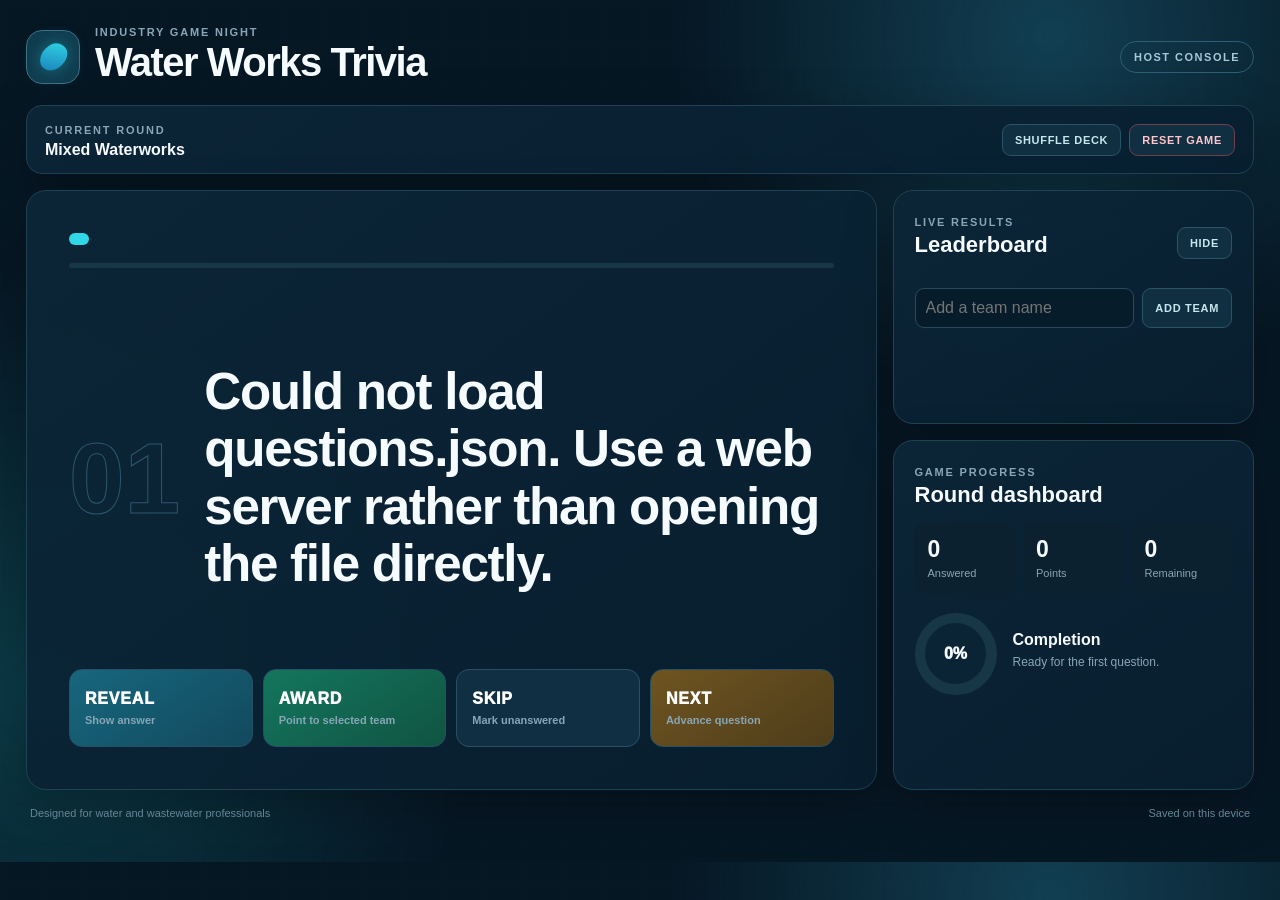
<file: index.html>
<!doctype html><html lang="en"><head><meta charset="utf-8"><meta name="viewport" content="width=device-width,initial-scale=1"><meta name="theme-color" content="#071b2b"><title>Water Works Trivia</title><link rel="stylesheet" href="styles.css"></head><body>
<div class="shell"><header><div class="brand"><div class="mark"><span></span></div><div><p class="eyebrow">INDUSTRY GAME NIGHT</p><h1>Water Works Trivia</h1></div></div><div class="host-pill">HOST CONSOLE</div></header>
<nav class="roundbar"><div><small>CURRENT ROUND</small><strong id="roundName">Mixed Waterworks</strong></div><div class="round-actions"><button id="shuffleBtn" class="ghost">SHUFFLE DECK</button><button id="resetBtn" class="danger">RESET GAME</button></div></nav>
<main class="layout"><section class="stage panel"><div class="meta"><span id="category" class="category"></span><span id="difficulty"></span><span id="counter"></span></div><div class="progress"><i id="progress"></i></div><div class="question-wrap"><div class="number" id="bigNumber">01</div><h2 id="question"></h2></div><div class="answer" id="answer"><small>ANSWER</small><strong id="answerText"></strong></div><div class="controls"><button id="revealBtn" class="control reveal"><span>REVEAL</span><small>Show answer</small></button><button id="awardBtn" class="control award"><span>AWARD</span><small>Point to selected team</small></button><button id="skipBtn" class="control skip"><span>SKIP</span><small>Mark unanswered</small></button><button id="nextBtn" class="control next"><span>NEXT</span><small>Advance question</small></button></div></section>
<aside class="side"><section class="panel leaderboard"><div class="section-title"><div><small>LIVE RESULTS</small><h3>Leaderboard</h3></div><button id="hideScores" class="iconbtn" title="Hide scores">HIDE</button></div><div id="teams"></div><form id="teamForm"><input id="teamName" maxlength="28" placeholder="Add a team name" aria-label="Team name"><button>ADD TEAM</button></form></section>
<section class="panel stats"><div class="section-title"><div><small>GAME PROGRESS</small><h3>Round dashboard</h3></div></div><div class="statgrid"><div><b id="answeredStat">0</b><span>Answered</span></div><div><b id="pointsStat">0</b><span>Points</span></div><div><b id="remainingStat">0</b><span>Remaining</span></div></div><div class="donut-row"><div class="donut" id="donut"><span id="percent">0%</span></div><div><strong>Completion</strong><p id="statusLine">Ready for the first question.</p></div></div></section></aside></main>
<footer><span>Designed for water and wastewater professionals</span><span id="saveStatus">Saved on this device</span></footer></div><div id="toast" aria-live="polite"></div><script src="app.js"></script></body></html>
</file>
<file: styles.css>
*{box-sizing:border-box}:root{--bg:#061724;--panel:#0b2435;--panel2:#102d40;--line:#1f4254;--text:#f5fbff;--muted:#88a6b7;--cyan:#31d7e6;--aqua:#5ef2c2;--gold:#ffcb5c;--red:#ff7285;font-family:Inter,"Segoe UI",Arial,sans-serif}body{margin:0;min-width:320px;background:radial-gradient(circle at 82% 4%,#123f52 0,transparent 28%),radial-gradient(circle at 4% 80%,#0b3c48 0,transparent 30%),var(--bg);color:var(--text)}body:before{content:"";position:fixed;inset:0;pointer-events:none;opacity:.15;background-image:linear-gradient(#fff1 1px,transparent 1px),linear-gradient(90deg,#fff1 1px,transparent 1px);background-size:40px 40px}.shell{position:relative;max-width:1400px;margin:auto;padding:26px}header{display:flex;justify-content:space-between;align-items:center;margin-bottom:18px}.brand{display:flex;align-items:center;gap:15px}.brand h1{margin:2px 0;font-size:clamp(25px,4vw,40px);letter-spacing:-1.5px}.eyebrow,small{color:var(--muted);font-size:11px;letter-spacing:1.8px;font-weight:800;margin:0}.mark{width:54px;height:54px;border:1px solid #3a7185;border-radius:16px;display:grid;place-items:center;background:#0e3042;box-shadow:inset 0 0 22px #25c9dd22}.mark span{width:23px;height:30px;border-radius:55% 55% 60% 60%;background:linear-gradient(145deg,var(--cyan),#187fba);transform:rotate(45deg);box-shadow:0 0 19px #31d7e688}.host-pill{border:1px solid #2d5e72;border-radius:999px;padding:9px 13px;color:#a7cad8;font-size:11px;font-weight:900;letter-spacing:1.5px}.roundbar,.panel{background:linear-gradient(145deg,#0c2638ee,#081f30ee);border:1px solid var(--line);box-shadow:0 16px 50px #0004}.roundbar{border-radius:16px;padding:14px 18px;display:flex;align-items:center;justify-content:space-between;margin-bottom:16px}.roundbar strong{display:block;margin-top:3px}.round-actions{display:flex;gap:8px}button,input{font:inherit}.ghost,.danger,.iconbtn,#teamForm button{border:1px solid #2b5466;color:#c9e6ee;background:#102f40;border-radius:9px;padding:9px 12px;font-size:11px;font-weight:900;letter-spacing:.7px;cursor:pointer}.danger{color:#ffc5cc;border-color:#72404a}.layout{display:grid;grid-template-columns:minmax(0,2fr) minmax(290px,.85fr);gap:16px}.panel{border-radius:20px}.stage{padding:clamp(20px,4vw,42px);min-height:600px;display:flex;flex-direction:column}.meta{display:flex;gap:10px;align-items:center;color:var(--muted);font-size:12px;font-weight:800}.category{color:#05252b;background:var(--cyan);padding:6px 10px;border-radius:999px}.meta #counter{margin-left:auto}.progress{height:5px;background:#173747;margin:18px 0;border-radius:5px;overflow:hidden}.progress i{height:100%;display:block;width:0;background:linear-gradient(90deg,var(--cyan),var(--aqua));transition:.4s}.question-wrap{flex:1;display:flex;gap:24px;align-items:center;padding:22px 0}.number{font-size:clamp(48px,8vw,100px);font-weight:900;color:transparent;-webkit-text-stroke:1px #2c586d;line-height:1}.question-wrap h2{font-size:clamp(27px,4vw,52px);line-height:1.12;letter-spacing:-1.3px;margin:0;max-width:840px}.answer{display:none;border-left:4px solid var(--aqua);background:#133a42;padding:18px 20px;border-radius:0 12px 12px 0;margin-bottom:20px}.answer.show{display:block;animation:up .25s ease}.answer strong{display:block;margin-top:5px;font-size:20px;color:#dffff5}.controls{display:grid;grid-template-columns:repeat(4,1fr);gap:10px}.control{min-height:78px;text-align:left;border:1px solid #285064;border-radius:13px;padding:13px 15px;background:#112f42;color:white;cursor:pointer;transition:.17s}.control:hover{transform:translateY(-2px);border-color:#51b7cd}.control span{display:block;font-weight:950;letter-spacing:.8px}.control small{display:block;margin-top:6px;letter-spacing:0}.reveal{background:linear-gradient(145deg,#17677d,#12495e)}.award{background:linear-gradient(145deg,#14765d,#105442)}.next{background:linear-gradient(145deg,#6e5420,#4e3d1b)}.side{display:grid;gap:16px}.leaderboard,.stats{padding:21px}.section-title{display:flex;justify-content:space-between;align-items:center}.section-title h3{margin:2px 0 15px;font-size:22px}.team{display:grid;grid-template-columns:30px 1fr auto;align-items:center;gap:10px;padding:11px 0;border-top:1px solid #1c3d4e}.rank{width:27px;height:27px;border-radius:8px;background:#17384a;display:grid;place-items:center;font-weight:900;color:#91b1bf}.team.selected{background:#113544;margin:0 -10px;padding:11px 10px;border-radius:11px}.team.selected .name{color:var(--cyan)}.name{font-weight:800;cursor:pointer}.scorebox{display:flex;align-items:center;gap:5px}.scorebox button{width:28px;height:28px;border:1px solid #31566a;background:#173547;color:white;border-radius:7px;font-weight:900;cursor:pointer}.score{min-width:28px;text-align:center;font-weight:950;font-size:19px}.medal-1 .rank{background:var(--gold);color:#3b2d00}.medal-2 .rank{background:#b8cad3;color:#273943}.medal-3 .rank{background:#c47b53;color:#32190c}#teamForm{display:flex;gap:8px;margin-top:15px}#teamForm input{min-width:0;flex:1;background:#071c2a;border:1px solid #284a5b;border-radius:9px;padding:10px;color:white;outline:none}#teamForm input:focus{border-color:var(--cyan)}.statgrid{display:grid;grid-template-columns:repeat(3,1fr);gap:8px}.statgrid div{background:#0c2130;padding:13px;border-radius:11px}.statgrid b{display:block;font-size:23px}.statgrid span{font-size:11px;color:var(--muted)}.donut-row{display:flex;align-items:center;gap:16px;margin-top:19px}.donut{width:82px;height:82px;border-radius:50%;display:grid;place-items:center;background:conic-gradient(var(--cyan) 0%,#173747 0)}.donut:before{content:"";position:absolute;width:61px;height:61px;border-radius:50%;background:#0b2435}.donut span{position:relative;font-weight:950}.donut-row p{color:var(--muted);font-size:12px;line-height:1.4;margin:5px 0}.scores-hidden .score,.scores-hidden .scorebox button{visibility:hidden}footer{display:flex;justify-content:space-between;color:#648696;font-size:11px;padding:17px 4px}#toast{position:fixed;left:50%;bottom:25px;transform:translate(-50%,20px);background:#eafff8;color:#08372c;padding:11px 16px;border-radius:10px;font-weight:800;opacity:0;transition:.25s;pointer-events:none}#toast.on{opacity:1;transform:translate(-50%,0)}@keyframes up{from{opacity:0;transform:translateY(6px)}}button:focus-visible,input:focus-visible{outline:3px solid #c7fbff;outline-offset:2px}@media(max-width:850px){.layout{grid-template-columns:1fr}.stage{min-height:520px}.side{grid-template-columns:1fr 1fr}}@media(max-width:620px){.shell{padding:14px}.host-pill{display:none}.roundbar{align-items:flex-start;gap:12px}.round-actions{flex-direction:column}.controls{grid-template-columns:1fr 1fr}.question-wrap{align-items:flex-start;flex-direction:column;gap:8px}.number{font-size:52px}.side{grid-template-columns:1fr}footer{flex-direction:column;gap:5px}}@media(prefers-reduced-motion:reduce){*{animation:none!important;transition:none!important}}
</file>
